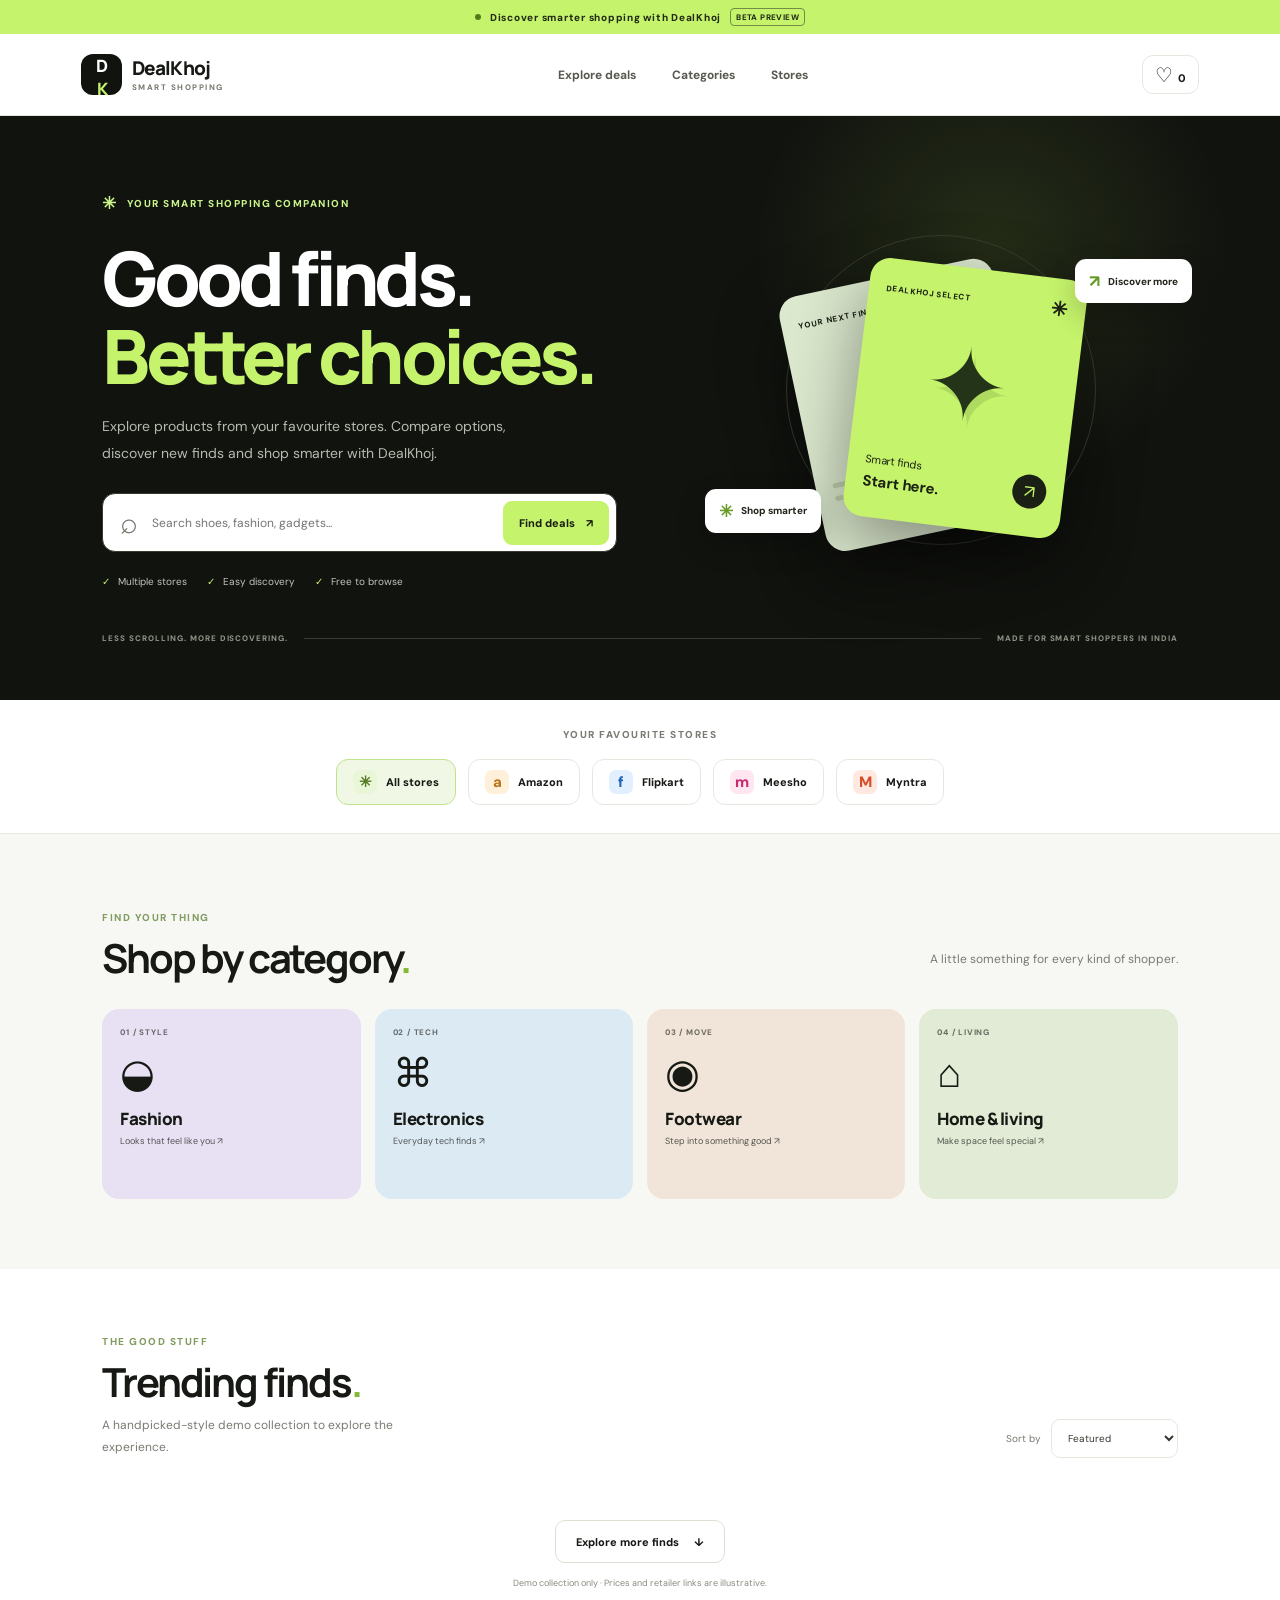
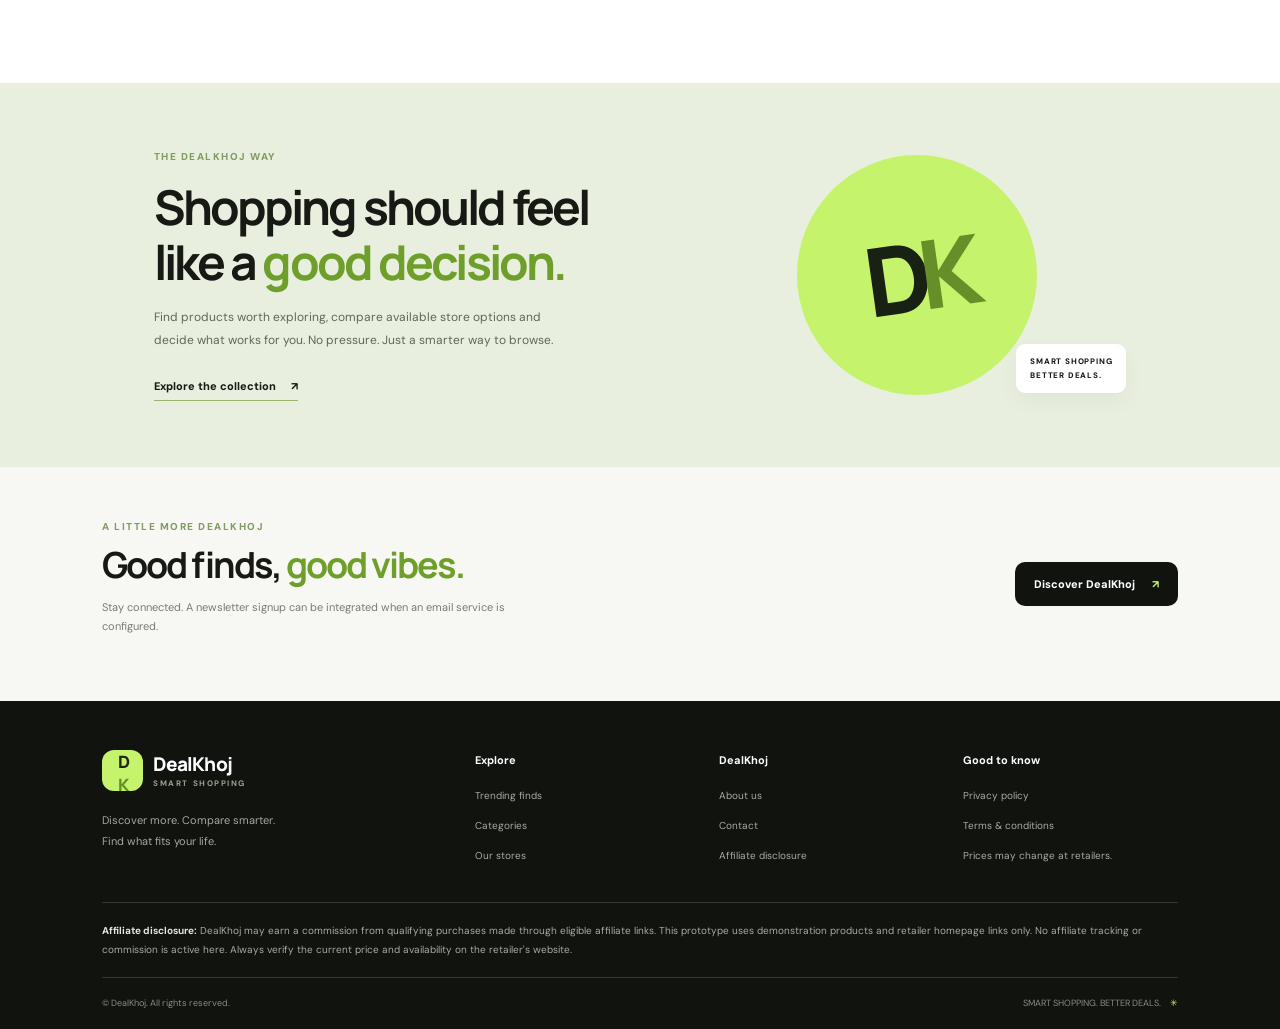
<file: index.html>
<!DOCTYPE html>
<html lang="en">
<head>
  <meta charset="UTF-8">
  <meta name="viewport" content="width=device-width, initial-scale=1.0">
  <meta name="theme-color" content="#10110f">
  <meta name="description" content="Discover products and compare shopping options with DealKhoj. Smart Shopping. Better Deals.">
  <title>DealKhoj — Smart Shopping. Better Deals.</title>
  <link rel="preconnect" href="https://fonts.googleapis.com">
  <link rel="preconnect" href="https://fonts.gstatic.com" crossorigin>
  <link href="https://fonts.googleapis.com/css2?family=DM+Sans:wght@400;500;600;700;800&family=Manrope:wght@400;500;600;700;800&display=swap" rel="stylesheet">
  <link rel="stylesheet" href="style.css">
  <script src="script.js" defer></script>
</head>
<body>
  <div class="announcement">
    <span class="announcement-dot"></span>
    Discover smarter shopping with DealKhoj
    <span class="announcement-tag">BETA PREVIEW</span>
  </div>
  <header class="header">
    <a class="brand" href="#" aria-label="DealKhoj home">
      <span class="brand-symbol">D<span>K</span></span>
      <span class="brand-copy">DealKhoj<small>SMART SHOPPING</small></span>
    </a>
    <nav class="desktop-nav" aria-label="Main navigation">
      <a href="#deals">Explore deals</a><a href="#categories">Categories</a><a href="#stores">Stores</a>
    </nav>
    <div class="header-actions">
      <button class="icon-button" id="wishlistToggle" aria-label="Show favourites" title="Favourites">♡ <span id="wishCount">0</span></button>
      <button class="menu-toggle" id="menuToggle" aria-label="Toggle navigation" aria-expanded="false">☰</button>
    </div>
  </header>
  <nav class="mobile-nav" id="mobileNav" aria-label="Mobile navigation" hidden>
    <a href="#deals">Explore deals</a><a href="#categories">Categories</a><a href="#stores">Stores</a>
  </nav>
  <main>
    <section class="hero">
      <div class="hero-glow"></div>
      <div class="hero-copy">
        <div class="eyebrow"><span class="sparkle">✳</span> YOUR SMART SHOPPING COMPANION</div>
        <h1>Good finds.<br><span>Better choices.</span></h1>
        <p class="hero-description">Explore products from your favourite stores. Compare options, discover new finds and shop smarter with DealKhoj.</p>
        <form class="search-bar" id="searchForm" role="search">
          <span class="search-icon" aria-hidden="true">⌕</span>
          <label class="sr-only" for="searchInput">Search products</label>
          <input id="searchInput" type="search" placeholder="Search shoes, fashion, gadgets..." autocomplete="off">
          <button type="submit">Find deals <span>↗</span></button>
        </form>
        <div class="hero-proof"><span><i>✓</i> Multiple stores</span><span><i>✓</i> Easy discovery</span><span><i>✓</i> Free to browse</span></div>
      </div>
      <div class="hero-art" aria-label="Shopping discovery illustration">
        <div class="art-ring ring-one"></div><div class="art-ring ring-two"></div>
        <div class="art-card art-card-back"><span class="art-mini-label">YOUR NEXT FIND</span><div class="art-mini-product">◈</div><div class="art-lines"><i></i><i></i></div></div>
        <div class="art-card art-card-front"><div class="art-top"><span>DEALKHOJ SELECT</span><span>✳</span></div><div class="art-product">✦</div><div class="art-bottom"><span>Smart finds<br><b>Start here.</b></span><span class="art-arrow">↗</span></div></div>
        <div class="floating-note note-one"><span>↗</span> Discover more</div><div class="floating-note note-two"><span>✳</span> Shop smarter</div>
      </div>
      <div class="hero-bottom"><span>LESS SCROLLING. MORE DISCOVERING.</span><span class="hero-bottom-line"></span><span>MADE FOR SMART SHOPPERS IN INDIA</span></div>
    </section>
    <section class="store-strip" id="stores">
      <div class="section-kicker">YOUR FAVOURITE STORES</div>
      <div class="store-list">
        <button class="store-chip active" data-store="all"><span class="store-icon all-icon">✳</span> All stores</button>
        <button class="store-chip" data-store="Amazon"><span class="store-icon amazon-icon">a</span> Amazon</button>
        <button class="store-chip" data-store="Flipkart"><span class="store-icon flipkart-icon">f</span> Flipkart</button>
        <button class="store-chip" data-store="Meesho"><span class="store-icon meesho-icon">m</span> Meesho</button>
        <button class="store-chip" data-store="Myntra"><span class="store-icon myntra-icon">M</span> Myntra</button>
      </div>
    </section>
    <section class="categories section-wrap" id="categories">
      <div class="section-heading"><div><div class="section-kicker">FIND YOUR THING</div><h2>Shop by category<span class="lime-period">.</span></h2></div><p>A little something for every kind of shopper.</p></div>
      <div class="category-grid">
        <button class="category-card cat-fashion" data-category="Fashion"><span class="cat-number">01 / STYLE</span><span class="cat-emoji">◒</span><span class="cat-name">Fashion</span><span class="cat-sub">Looks that feel like you ↗</span></button>
        <button class="category-card cat-electronics" data-category="Electronics"><span class="cat-number">02 / TECH</span><span class="cat-emoji">⌘</span><span class="cat-name">Electronics</span><span class="cat-sub">Everyday tech finds ↗</span></button>
        <button class="category-card cat-footwear" data-category="Footwear"><span class="cat-number">03 / MOVE</span><span class="cat-emoji">◉</span><span class="cat-name">Footwear</span><span class="cat-sub">Step into something good ↗</span></button>
        <button class="category-card cat-home" data-category="Home"><span class="cat-number">04 / LIVING</span><span class="cat-emoji">⌂</span><span class="cat-name">Home & living</span><span class="cat-sub">Make space feel special ↗</span></button>
      </div>
    </section>
    <section class="deals-section section-wrap" id="deals">
      <div class="section-heading deals-heading">
        <div><div class="section-kicker">THE GOOD STUFF</div><h2 id="productsHeading">Trending finds<span class="lime-period">.</span></h2><p class="heading-description">A handpicked-style demo collection to explore the experience.</p></div>
        <div class="sort-wrap"><label for="sortSelect">Sort by</label><select id="sortSelect"><option value="featured">Featured</option><option value="price-low">Price: low to high</option><option value="price-high">Price: high to low</option><option value="name">Name: A to Z</option></select></div>
      </div>
      <div class="filter-status" id="filterStatus" hidden><span id="filterStatusText"></span><button id="clearFilters">Clear filters ×</button></div>
      <div class="product-grid" id="productGrid" aria-live="polite"></div>
      <div class="empty-state" id="emptyState" hidden><div class="empty-icon">⌕</div><h3>No products found</h3><p>Try another search or clear your filters.</p><button class="primary-button" id="resetSearch">Show all products</button></div>
      <div class="load-more-wrap"><button class="outline-button" id="loadMore">Explore more finds <span>↓</span></button><p class="demo-note">Demo collection only · Prices and retailer links are illustrative.</p></div>
    </section>
    <section class="editorial">
      <div class="editorial-copy"><div class="section-kicker">THE DEALKHOJ WAY</div><h2>Shopping should feel<br>like a <span>good decision.</span></h2><p>Find products worth exploring, compare available store options and decide what works for you. No pressure. Just a smarter way to browse.</p><a href="#deals" class="editorial-link">Explore the collection <span>↗</span></a></div>
      <div class="editorial-visual"><div class="editorial-circle"></div><div class="editorial-big-mark">D<span>K</span></div><div class="editorial-caption">SMART SHOPPING<br>BETTER DEALS.</div></div>
    </section>
    <section class="newsletter section-wrap"><div><div class="section-kicker">A LITTLE MORE DEALKHOJ</div><h2>Good finds, <span>good vibes.</span></h2><p>Stay connected. A newsletter signup can be integrated when an email service is configured.</p></div><a class="newsletter-button" href="#footer">Discover DealKhoj <span>↗</span></a></section>
  </main>
  <footer class="footer" id="footer">
    <div class="footer-main">
      <div class="footer-brand"><a class="brand brand-footer" href="#"><span class="brand-symbol">D<span>K</span></span><span class="brand-copy">DealKhoj<small>SMART SHOPPING</small></span></a><p>Discover more. Compare smarter.<br>Find what fits your life.</p></div>
      <div class="footer-column"><h3>Explore</h3><a href="#deals">Trending finds</a><a href="#categories">Categories</a><a href="#stores">Our stores</a></div>
      <div class="footer-column"><h3>DealKhoj</h3><a href="#about">About us</a><a href="#contact">Contact</a><a href="#disclosure">Affiliate disclosure</a></div>
      <div class="footer-column"><h3>Good to know</h3><a href="#privacy">Privacy policy</a><a href="#terms">Terms & conditions</a><span class="footer-small">Prices may change at retailers.</span></div>
    </div>
    <div class="footer-disclosure" id="disclosure"><strong>Affiliate disclosure:</strong> DealKhoj may earn a commission from qualifying purchases made through eligible affiliate links. This prototype uses demonstration products and retailer homepage links only. No affiliate tracking or commission is active here. Always verify the current price and availability on the retailer's website.</div>
    <div class="footer-bottom"><span>© <span id="currentYear"></span> DealKhoj. All rights reserved.</span><span>SMART SHOPPING. BETTER DEALS. <span class="footer-heart">✳</span></span></div>
  </footer>
  <div class="toast" id="toast" role="status" aria-live="polite"></div>
  <dialog class="product-dialog" id="productDialog" aria-labelledby="dialogTitle"><button class="dialog-close" id="dialogClose" aria-label="Close product details">×</button><div id="dialogContent"></div></dialog>
</body>
</html>
</file>
<file: style.css>
:root{--bg:#f7f8f4;--surface:#fff;--ink:#171915;--muted:#777b71;--line:#e6e8df;--lime:#c5f36b;--lime-dark:#91c93d;--dark:#11130f;--radius:20px;--font:"DM Sans",sans-serif;--display:"Manrope",sans-serif}
*{box-sizing:border-box}html{scroll-behavior:smooth;scroll-padding-top:95px}body{margin:0;background:var(--bg);color:var(--ink);font-family:var(--font);-webkit-font-smoothing:antialiased}body,button,input,select{font-family:var(--font)}button,a,input,select{-webkit-tap-highlight-color:transparent}button{color:inherit;cursor:pointer}button:focus-visible,a:focus-visible,input:focus-visible,select:focus-visible{outline:3px solid #85b83b;outline-offset:4px}a{color:inherit;text-decoration:none}img{display:block;max-width:100%}[hidden]{display:none!important}.sr-only{position:absolute;width:1px;height:1px;padding:0;margin:-1px;overflow:hidden;clip:rect(0,0,0,0);white-space:nowrap;border:0}
.announcement{min-height:34px;background:var(--lime);color:#222a16;display:flex;align-items:center;justify-content:center;gap:9px;padding:7px 15px;font-size:10px;font-weight:800;letter-spacing:.075em;text-align:center}.announcement-dot{width:6px;height:6px;border-radius:50%;background:#507d19}.announcement-tag{border:1px solid #738e43;padding:3px 5px;font-size:8px;border-radius:4px;letter-spacing:.05em}
.header{min-height:82px;padding:0 6.3%;display:flex;align-items:center;justify-content:space-between;background:var(--surface);border-bottom:1px solid var(--line);position:sticky;top:0;z-index:20}.brand{display:inline-flex;align-items:center;gap:10px}.brand-symbol{width:41px;height:41px;display:grid;place-items:center;background:var(--dark);color:white;border-radius:12px;font-family:var(--display);font-weight:800;font-size:17px;letter-spacing:-2px;position:relative}.brand-symbol>span{color:var(--lime)}.brand-copy{font-family:var(--display);font-size:19px;font-weight:800;letter-spacing:-.8px;line-height:1.1}.brand-copy small{display:block;font-family:var(--font);font-size:8px;letter-spacing:.19em;font-weight:800;margin-top:4px;color:var(--muted)}.desktop-nav{display:flex;align-items:center;gap:36px}.desktop-nav a{font-size:12px;color:#565950;font-weight:700;transition:color .2s}.desktop-nav a:hover{color:#6e9e24}.header-actions{display:flex;align-items:center;gap:12px}.icon-button{min-height:39px;padding:0 12px;border:1px solid var(--line);background:white;border-radius:11px;font-size:20px}#wishCount{font-size:11px;font-weight:800}.menu-toggle{display:none;border:0;background:transparent;font-size:24px}.mobile-nav{position:sticky;top:82px;z-index:19;background:white;padding:12px 6%;border-bottom:1px solid var(--line)}.mobile-nav a{display:block;padding:12px 0;font-weight:700;font-size:14px}
.hero{min-height:535px;background:var(--dark);color:white;position:relative;overflow:hidden;display:grid;grid-template-columns:1.12fr .88fr;padding:76px 8% 57px}.hero-glow{position:absolute;width:500px;height:500px;right:3%;top:-20%;background:radial-gradient(circle,rgba(174,226,83,.13),transparent 67%);pointer-events:none}.hero-copy{position:relative;z-index:2;max-width:600px}.eyebrow,.section-kicker{font-size:10px;letter-spacing:.15em;font-weight:800}.eyebrow{color:#c9f48b;display:flex;align-items:center;gap:9px}.sparkle{font-size:17px}.hero h1{font-family:var(--display);font-size:clamp(45px,6vw,75px);letter-spacing:-.065em;line-height:1.04;margin:25px 0 18px;font-weight:800}.hero h1 span{color:var(--lime)}.hero-description{max-width:445px;font-size:14px;line-height:1.9;color:#b7baaf;margin:0 0 27px}.search-bar{max-width:515px;min-height:59px;display:flex;align-items:center;gap:12px;padding:6px 7px 6px 17px;background:white;border:1px solid #363a31;border-radius:13px}.search-icon{color:#71756b;font-size:30px;line-height:1}.search-bar input{flex:1;min-width:0;border:0;outline:0;background:transparent;color:#1c2018;font-size:12px}.search-bar input:focus-visible{outline:none}.search-bar button{min-height:44px;padding:0 16px;border:0;border-radius:9px;background:var(--lime);color:#1a2110;font-size:11px;font-weight:800}.search-bar button span{margin-left:8px}.hero-proof{display:flex;flex-wrap:wrap;gap:20px;margin-top:23px}.hero-proof span{color:#c2c5bb;font-size:10px}.hero-proof i{font-style:normal;color:var(--lime);margin-right:5px}
.hero-art{min-height:325px;position:relative;display:grid;place-items:center}.art-ring{position:absolute;width:310px;height:310px;border:1px solid #383d30;border-radius:50%}.ring-two{width:245px;height:245px;border-color:#505741;border-style:dashed}.art-card{position:absolute;width:218px;min-height:260px;border-radius:20px;padding:17px;box-shadow:0 24px 70px #0006}.art-card-back{background:#dce9ce;color:#1a2015;transform:rotate(-12deg) translate(-34px,8px)}.art-card-front{background:var(--lime);color:#1b2113;transform:rotate(7deg) translate(25px,5px)}.art-top,.art-bottom{display:flex;align-items:center;justify-content:space-between}.art-top{font-size:8px;font-weight:800;letter-spacing:.08em}.art-top span:last-child{font-size:20px}.art-product{height:150px;display:grid;place-items:center;font-size:100px;color:#243419;text-shadow:5px 8px 0 #75984445}.art-bottom{font-size:11px;line-height:1.7}.art-bottom b{font-size:15px}.art-arrow{width:34px;height:34px;display:grid;place-items:center;border-radius:50%;background:#1a2114;color:var(--lime);font-size:18px}.art-mini-label{font-size:8px;font-weight:800;letter-spacing:.1em}.art-mini-product{height:145px;display:grid;place-items:center;font-size:94px;color:#5b7b3d}.art-lines i{display:block;height:5px;background:#bdcfad;border-radius:8px;margin:8px 0}.art-lines i:last-child{width:55%}.floating-note{position:absolute;z-index:3;background:#fff;color:#25271f;padding:11px 14px;border-radius:11px;box-shadow:0 12px 30px #0003;font-size:10px;font-weight:800;display:flex;align-items:center;gap:8px}.floating-note span{color:#679a26;font-size:17px}.note-one{top:17%;right:-3%}.note-two{bottom:14%;left:0}.hero-bottom{grid-column:1/-1;display:flex;align-items:center;gap:16px;margin-top:45px;font-size:8px;letter-spacing:.12em;font-weight:800;color:#8f9487}.hero-bottom-line{flex:1;height:1px;background:#373b31}
.store-strip{padding:28px 8%;background:white;border-bottom:1px solid var(--line)}.store-strip>.section-kicker{text-align:center;color:var(--muted);margin-bottom:18px}.store-list{display:flex;justify-content:center;gap:12px;flex-wrap:wrap}.store-chip{display:flex;align-items:center;gap:9px;padding:10px 16px;border:1px solid var(--line);border-radius:12px;background:white;font-size:11px;font-weight:800;transition:.2s ease}.store-chip:hover,.store-chip.active{background:#f0f8e5;border-color:#c0e28e}.store-icon{width:24px;height:24px;border-radius:7px;display:grid;place-items:center;font-weight:800;font-size:15px}.all-icon{background:#eaf6d8;color:#537b24}.amazon-icon{background:#fff0d9;color:#b87516}.flipkart-icon{background:#e2efff;color:#2267bb}.meesho-icon{background:#ffe6f0;color:#c62b72}.myntra-icon{background:#ffe8e0;color:#d54d28}
.section-wrap{padding-left:8%;padding-right:8%}.categories{padding-top:77px;padding-bottom:70px}.section-heading{display:flex;justify-content:space-between;align-items:end;gap:25px;margin-bottom:27px}.section-kicker{color:#819b60}.section-heading h2,.newsletter h2{font-family:var(--display);font-size:clamp(28px,3.5vw,40px);letter-spacing:-.055em;line-height:1.2;margin:10px 0 0}.lime-period{color:#83b934}.section-heading>p,.heading-description{color:var(--muted);font-size:12px;line-height:1.8;max-width:310px}.category-grid{display:grid;grid-template-columns:repeat(4,1fr);gap:14px}.category-card{min-height:190px;border:0;border-radius:17px;padding:18px;display:flex;flex-direction:column;align-items:flex-start;text-align:left;transition:transform .25s,box-shadow .25s}.category-card:hover{transform:translateY(-5px);box-shadow:0 14px 28px #0000000b}.cat-fashion{background:#e8e1f3}.cat-electronics{background:#dceaf4}.cat-footwear{background:#f0e5d8}.cat-home{background:#e2ebd5}.cat-number{font-size:8px;letter-spacing:.1em;font-weight:800;opacity:.6}.cat-emoji{font-size:40px;margin:10px 0 8px}.cat-name{font-family:var(--display);font-size:17px;font-weight:800;letter-spacing:-.5px}.cat-sub{font-size:9px;opacity:.7;margin-top:5px}
.deals-section{padding-top:66px;padding-bottom:85px;background:#fff}.deals-heading{margin-bottom:27px}.heading-description{margin:9px 0 0}.sort-wrap{display:flex;align-items:center;gap:10px;flex-shrink:0}.sort-wrap label{color:var(--muted);font-size:10px}.sort-wrap select{background:#fff;border:1px solid var(--line);border-radius:9px;padding:11px 12px;font-size:10px;color:#35382f;max-width:190px}.filter-status{display:flex;align-items:center;justify-content:space-between;margin:0 0 20px;padding:11px 14px;background:#f0f6e8;border-radius:10px;font-size:11px}.filter-status button{background:transparent;border:0;font-weight:800}.product-grid{display:grid;grid-template-columns:repeat(4,minmax(0,1fr));gap:22px 15px}.product-card{min-width:0;border:1px solid #edeee8;border-radius:15px;overflow:hidden;background:#fff;transition:transform .25s,box-shadow .25s}.product-card:hover{transform:translateY(-4px);box-shadow:0 14px 30px #1d241408}.product-image-wrap{position:relative;background:#f2f3ee;aspect-ratio:4/4.4;overflow:hidden;cursor:pointer}.product-image-wrap img{width:100%;height:100%;object-fit:cover;transition:transform .35s ease}.product-card:hover .product-image-wrap img{transform:scale(1.045)}.product-badge{position:absolute;top:11px;left:10px;z-index:1;padding:6px 8px;background:var(--lime);color:#27351a;font-size:8px;font-weight:800;border-radius:6px}.wishlist-button{position:absolute;top:9px;right:9px;z-index:2;border:0;border-radius:50%;background:#fff;width:32px;height:32px;font-size:19px;box-shadow:0 3px 10px #0000000c}.wishlist-button.is-saved{color:#d93d5c}.product-content{padding:13px 12px 12px}.product-category{color:#81867a;text-transform:uppercase;font-size:8px;font-weight:800;letter-spacing:.1em}.product-name{font-size:12px;font-weight:800;line-height:1.5;margin:7px 0;min-height:36px;cursor:pointer}.product-name:hover{color:#648d2a}.product-prices{display:flex;align-items:baseline;flex-wrap:wrap;gap:6px;margin-bottom:8px}.current-price{font-family:var(--display);font-size:18px;font-weight:800;letter-spacing:-.6px}.original-price{color:#999c93;font-size:10px;text-decoration:line-through}.discount-label{color:#568524;font-size:9px;font-weight:800}.product-store{font-size:9px;color:var(--muted);margin:0 0 10px;overflow:hidden;text-overflow:ellipsis;white-space:nowrap}.product-actions{display:flex;gap:7px}.buy-button,.details-button{min-height:35px;border-radius:8px;display:flex;align-items:center;justify-content:center;font-size:10px;font-weight:800;text-align:center}.buy-button{flex:1;background:var(--dark);color:white;border:1px solid var(--dark)}.buy-button:hover{background:#30382a}.details-button{width:36px;border:1px solid var(--line);background:#fff;font-size:15px}.load-more-wrap{text-align:center;padding-top:35px}.outline-button,.primary-button{min-height:43px;padding:0 20px;border-radius:10px;font-size:11px;font-weight:800}.outline-button{background:white;border:1px solid #dce0d4}.outline-button span{margin-left:12px}.outline-button:hover{background:#f2f7e9}.primary-button{background:var(--lime);border:0}.demo-note{color:#888c81;font-size:9px;margin-top:14px}.empty-state{text-align:center;padding:55px 15px}.empty-icon{font-size:42px;color:#92b85b}.empty-state h3{margin-bottom:5px}.empty-state p{color:var(--muted);font-size:12px}
.editorial{background:#e8efdf;padding:62px 12%;display:grid;grid-template-columns:1fr .8fr;gap:30px;align-items:center;overflow:hidden}.editorial-copy h2{font-family:var(--display);font-size:clamp(30px,4vw,48px);line-height:1.14;letter-spacing:-.06em;margin:17px 0}.editorial-copy h2 span,.newsletter h2 span{color:#6f9f2b}.editorial-copy p{color:#606658;max-width:400px;font-size:12px;line-height:1.9}.editorial-link{display:inline-block;font-size:11px;font-weight:800;margin-top:15px;border-bottom:1px solid #99b46d;padding-bottom:7px}.editorial-link span{margin-left:12px}.editorial-visual{min-height:260px;position:relative;display:grid;place-items:center}.editorial-circle{width:240px;height:240px;background:var(--lime);border-radius:50%;position:absolute}.editorial-big-mark{position:relative;font-family:var(--display);font-size:95px;font-weight:800;letter-spacing:-12px;color:#192014;transform:rotate(-8deg)}.editorial-big-mark span{color:#668f2a}.editorial-caption{position:absolute;right:0;bottom:12px;padding:11px 14px;background:#fff;border-radius:9px;font-size:8px;line-height:1.7;font-weight:800;letter-spacing:.1em;box-shadow:0 8px 22px #0000000b}
.newsletter{padding-top:53px;padding-bottom:53px;display:flex;align-items:center;justify-content:space-between;gap:20px}.newsletter h2{font-size:clamp(27px,3vw,36px)}.newsletter p{color:var(--muted);font-size:11px;line-height:1.8;max-width:420px}.newsletter-button{flex-shrink:0;background:var(--dark);color:white;padding:15px 19px;border-radius:10px;font-size:11px;font-weight:800}.newsletter-button span{color:var(--lime);margin-left:14px}
.footer{background:#11130f;color:white;padding:49px 8% 20px}.footer-main{display:grid;grid-template-columns:1.6fr 1fr 1fr 1fr;gap:30px;padding-bottom:38px}.brand-footer .brand-symbol{background:var(--lime);color:#202717}.brand-footer .brand-symbol>span{color:#648f28}.brand-footer .brand-copy{color:white}.brand-footer .brand-copy small{color:#999e91}.footer-brand>p{color:#a6aa9e;font-size:11px;line-height:1.9;margin-top:19px}.footer-column{display:flex;flex-direction:column;gap:13px}.footer-column h3{font-size:11px;margin:3px 0 7px}.footer-column a,.footer-small{font-size:10px;color:#a8aca2;line-height:1.7}.footer-column a:hover{color:var(--lime)}.footer-disclosure{border-top:1px solid #35392f;border-bottom:1px solid #35392f;padding:18px 0;color:#a8aca2;font-size:10px;line-height:1.9}.footer-disclosure strong{color:#e4e7dd}.footer-bottom{padding-top:19px;display:flex;justify-content:space-between;gap:15px;color:#888e81;font-size:9px}.footer-heart{color:var(--lime);margin-left:7px}
.toast{position:fixed;bottom:22px;left:50%;z-index:100;transform:translate(-50%,15px);opacity:0;pointer-events:none;max-width:calc(100% - 32px);padding:13px 18px;border-radius:12px;background:#171915;color:white;box-shadow:0 12px 35px #0003;font-size:12px;line-height:1.6;transition:.25s ease}.toast.show{opacity:1;transform:translate(-50%,0)}
.product-dialog{width:min(680px,calc(100% - 28px));max-height:88vh;overflow-y:auto;padding:0;border:1px solid var(--line);border-radius:18px;background:white;color:var(--ink);box-shadow:0 25px 90px #0004}.product-dialog::backdrop{background:#10120eaf;backdrop-filter:blur(4px)}.dialog-close{position:sticky;float:right;top:12px;z-index:3;margin:12px 12px -48px 0;width:35px;height:35px;border:0;border-radius:50%;background:#f1f2ed;font-size:24px}.dialog-layout{display:grid;grid-template-columns:1fr 1fr}.dialog-image{width:100%;height:100%;min-height:320px;object-fit:cover;background:#f1f2ec}.dialog-copy{padding:35px 24px 24px}.dialog-copy h2{font-family:var(--display);font-size:25px;line-height:1.25;letter-spacing:-.04em}.dialog-copy p{color:var(--muted);font-size:12px;line-height:1.8}.dialog-stores{display:grid;gap:9px;margin-top:20px}.dialog-store-link{padding:12px;display:flex;justify-content:space-between;gap:10px;align-items:center;border:1px solid var(--line);border-radius:9px;font-size:11px;font-weight:800}.dialog-store-link:hover{background:#f2f7e9}.dialog-store-link span:last-child{color:#6b952f}.dialog-warning{font-size:9px!important;background:#f5f6f1;padding:10px;border-radius:8px}
@media(min-width:1400px){.header{padding-left:max(6.3%,calc((100% - 1250px)/2));padding-right:max(6.3%,calc((100% - 1250px)/2))}.hero,.section-wrap,.store-strip,.editorial,.footer{padding-left:max(8%,calc((100% - 1150px)/2));padding-right:max(8%,calc((100% - 1150px)/2))}}
@media(max-width:1000px){.header{padding-left:5%;padding-right:5%}.hero{padding-left:6%;padding-right:6%}.section-wrap{padding-left:6%;padding-right:6%}.store-strip{padding-left:5%;padding-right:5%}.product-grid{grid-template-columns:repeat(3,minmax(0,1fr))}.category-grid{grid-template-columns:repeat(2,minmax(0,1fr))}.category-card{min-height:175px}.editorial{padding-left:8%;padding-right:8%}}
@media(max-width:700px){html{scroll-padding-top:76px}.announcement{font-size:9px;gap:6px}.announcement-tag{font-size:7px}.header{min-height:68px;padding:0 5%}.brand-symbol{width:36px;height:36px;border-radius:10px}.brand-copy{font-size:17px}.desktop-nav{display:none}.menu-toggle{display:block}.mobile-nav{top:68px}.header-actions{gap:6px}.icon-button{min-height:35px;padding:0 9px;font-size:18px}.hero{grid-template-columns:1fr;padding:48px 6% 25px}.hero h1{font-size:clamp(43px,12vw,63px);margin-top:21px}.hero-description{font-size:13px}.search-bar{min-height:55px;gap:8px;padding-left:12px}.search-bar input{font-size:11px}.search-bar button{padding:0 11px;font-size:10px}.hero-proof{gap:12px}.hero-proof span{font-size:9px}.hero-art{min-height:325px;margin-top:10px}.art-ring{width:270px;height:270px}.ring-two{width:215px;height:215px}.art-card{width:185px;min-height:230px}.art-product{height:126px;font-size:83px}.art-mini-product{height:123px;font-size:80px}.note-one{right:0;top:12%}.note-two{left:0;bottom:10%}.hero-bottom{margin-top:24px;gap:8px;font-size:7px}.store-strip{padding:24px 5%}.store-list{display:grid;grid-template-columns:repeat(3,minmax(0,1fr));gap:8px}.store-chip{justify-content:center;gap:5px;padding:9px 5px;font-size:10px}.store-icon{width:21px;height:21px;font-size:13px}.section-wrap{padding-left:5%;padding-right:5%}.categories{padding-top:48px;padding-bottom:47px}.section-heading{align-items:flex-start;flex-direction:column;gap:7px}.section-heading h2{font-size:31px}.section-heading>p{margin:0}.category-grid{gap:10px}.category-card{min-height:157px;padding:14px}.cat-emoji{font-size:33px;margin:9px 0 7px}.cat-name{font-size:15px}.cat-sub{font-size:8px}.deals-section{padding-top:45px;padding-bottom:58px}.deals-heading{gap:18px}.sort-wrap{width:100%;justify-content:space-between}.sort-wrap select{max-width:65%}.product-grid{grid-template-columns:repeat(2,minmax(0,1fr));gap:13px 10px}.product-image-wrap{aspect-ratio:4/4.5}.product-content{padding:11px 9px 9px}.product-name{font-size:11px;min-height:33px}.current-price{font-size:16px}.original-price{font-size:9px}.discount-label{font-size:8px}.buy-button,.details-button{min-height:34px;font-size:9px}.details-button{width:32px}.product-badge{top:7px;left:7px;font-size:7px;padding:5px 6px}.wishlist-button{top:7px;right:7px;width:29px;height:29px;font-size:17px}.editorial{padding:42px 7%;grid-template-columns:1fr;gap:5px}.editorial-copy h2{font-size:37px}.editorial-visual{min-height:235px}.editorial-circle{width:205px;height:205px}.editorial-big-mark{font-size:80px}.newsletter{padding-top:40px;padding-bottom:40px;flex-direction:column;align-items:flex-start}.newsletter-button{width:100%;text-align:center}.footer{padding:39px 6% 18px}.footer-main{grid-template-columns:repeat(2,minmax(0,1fr));gap:30px 20px}.footer-brand{grid-column:1/-1}.footer-bottom{flex-direction:column;gap:10px}.dialog-layout{grid-template-columns:1fr}.dialog-image{height:230px;min-height:0}.dialog-copy{padding:23px 18px}.dialog-copy h2{font-size:22px}}
@media(prefers-reduced-motion:reduce){*,*::before,*::after{scroll-behavior:auto!important;transition-duration:.01ms!important;animation-duration:.01ms!important}}
</file>
